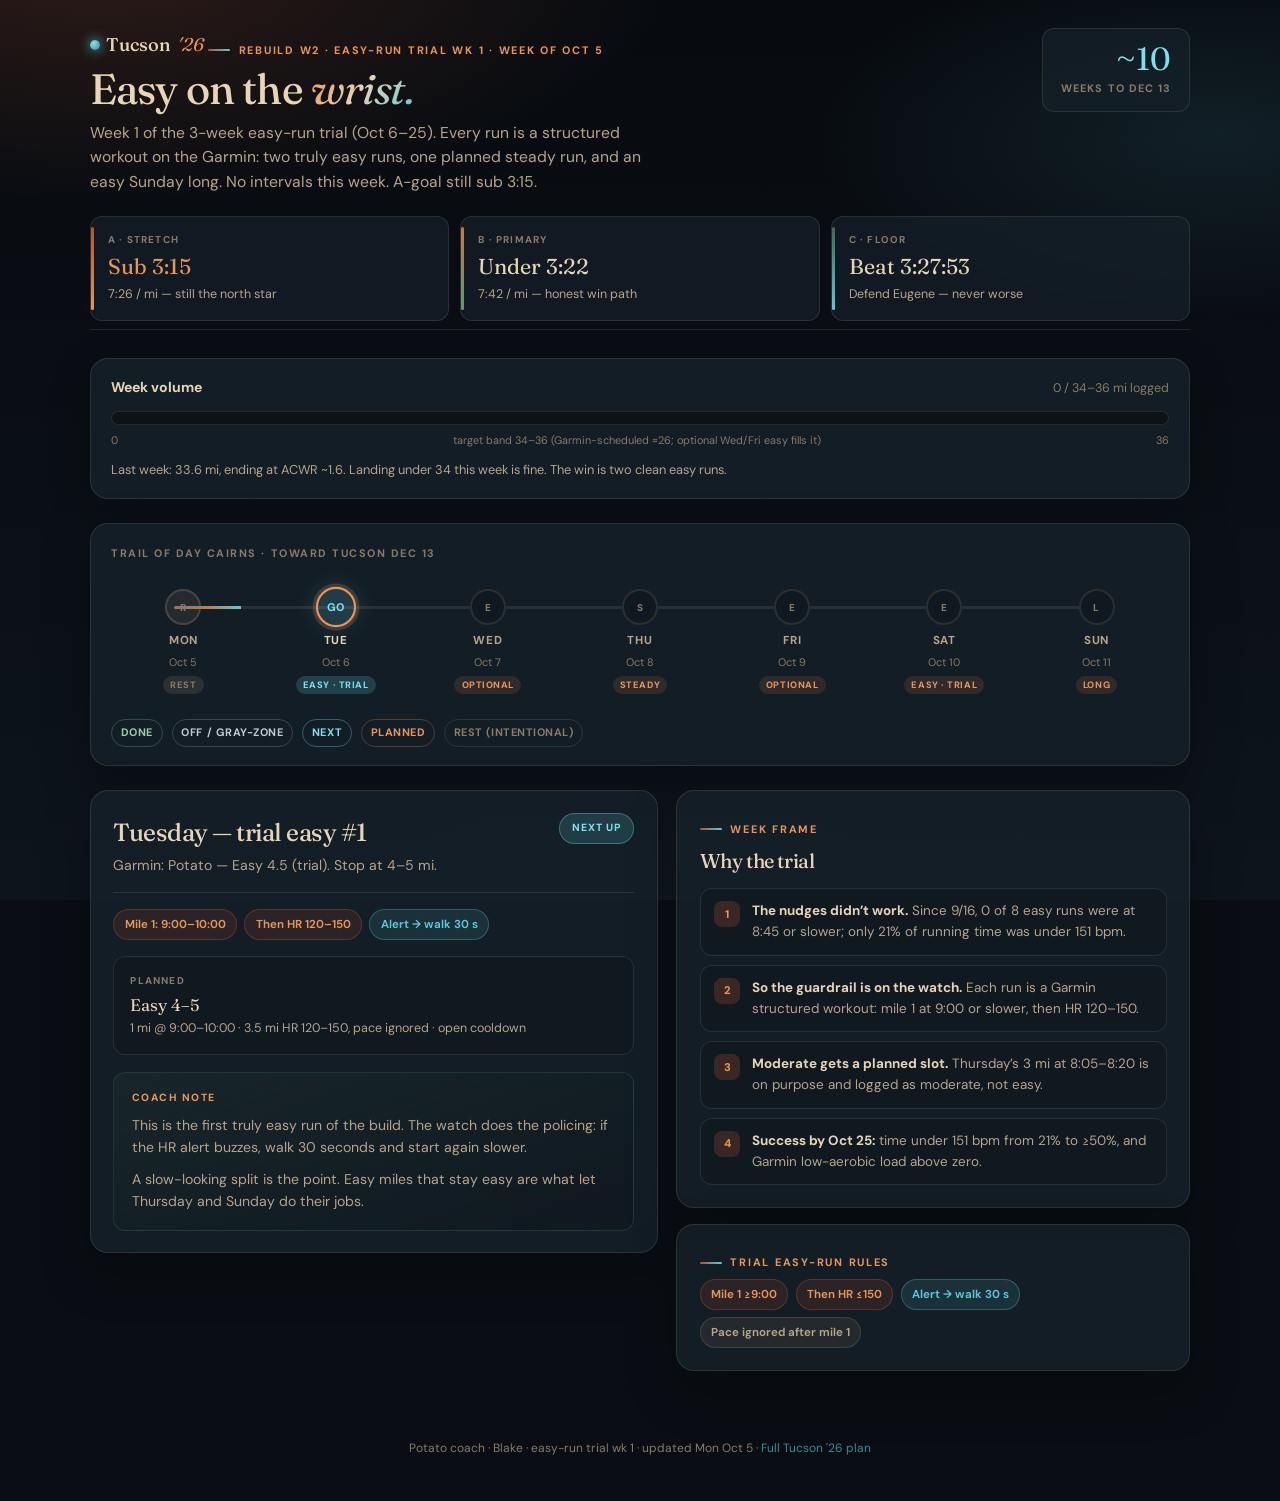
<file: week-board/index.html>
<!DOCTYPE html>
<html lang="en">
<head>
<meta charset="utf-8"/>
<meta name="robots" content="noindex,nofollow"/>
<meta name="viewport" content="width=device-width, initial-scale=1"/>
<title>Easy-run trial week 1 · Oct 5–11 · Tucson ′26</title>
<meta name="description" content="Blake’s training week board — rebuild week 2 and easy-run trial week 1, Mon Oct 5 through Sun Oct 11 2026."/>
<link rel="preconnect" href="https://fonts.googleapis.com"/>
<link rel="preconnect" href="https://fonts.gstatic.com" crossorigin/>
<link href="https://fonts.googleapis.com/css2?family=DM+Sans:ital,opsz,wght@0,9..40,400;0,9..40,500;0,9..40,600;0,9..40,700;1,9..40,400&amp;family=Fraunces:ital,opsz,wght@0,9..144,400;0,9..144,500;0,9..144,600;1,9..144,400;1,9..144,500&amp;display=swap" rel="stylesheet"/>
<link rel="stylesheet" href="week-board.css"/>
</head>
<body>
<a class="skip" href="#detail">Skip to day detail</a>

<header class="wb-header wrap">
  <div class="wb-top">
    <div>
      <a class="brand" href="../index.html"><span class="brand-mark" aria-hidden="true"></span> Tucson <em>′26</em></a>
      <div class="eyebrow">Rebuild W2 · Easy-run trial wk 1 · Week of Oct 5</div>
      <h1 class="wb-title">Easy on the <span class="ital">wrist.</span></h1>
      <p class="wb-lede">Week 1 of the 3-week easy-run trial (Oct 6–25). Every run is a structured workout on the Garmin: two truly easy runs, one planned steady run, and an easy Sunday long. No intervals this week. A-goal still sub 3:15.</p>
    </div>
    <div class="countdown" aria-label="Weeks to Tucson">
      <div class="countdown-n">~10</div>
      <div class="countdown-l">weeks to Dec 13</div>
    </div>
  </div>

  <div class="goal-ladder" aria-label="Goal ladder">
    <article class="goal a">
      <div class="goal-k">A · Stretch</div>
      <div class="goal-t">Sub 3:15</div>
      <div class="goal-p">7:26 / mi — still the north star</div>
    </article>
    <article class="goal b">
      <div class="goal-k">B · Primary</div>
      <div class="goal-t">Under 3:22</div>
      <div class="goal-p">7:42 / mi — honest win path</div>
    </article>
    <article class="goal c">
      <div class="goal-k">C · Floor</div>
      <div class="goal-t">Beat 3:27:53</div>
      <div class="goal-p">Defend Eugene — never worse</div>
    </article>
  </div>
</header>

<main class="wrap">
  <section class="vol-panel" aria-labelledby="vol-heading">
    <div class="vol-head">
      <strong id="vol-heading">Week volume</strong>
      <span class="vol-meta"><span id="vol-logged">0</span> / 34–36 mi logged</span>
    </div>
    <div class="vol-track" role="progressbar" aria-valuemin="0" aria-valuemax="36" aria-valuenow="0" aria-label="Miles logged toward week target">
      <div class="vol-fill" id="vol-fill"></div>
    </div>
    <div class="vol-marks">
      <span>0</span>
      <span>target band 34–36 (Garmin-scheduled ≈26; optional Wed/Fri easy fills it)</span>
      <span>36</span>
    </div>
    <p class="vol-note">Last week: 33.6 mi, ending at ACWR ~1.6. Landing under 34 this week is fine. The win is two clean easy runs.</p>
  </section>

  <section class="trail-shell" aria-labelledby="trail-heading">
    <div class="trail-label" id="trail-heading">Trail of day cairns · toward Tucson Dec 13</div>
    <div class="trail" id="trail" role="listbox" aria-label="Training days this week" aria-activedescendant="cairn-tue">
      <div class="trail-rail" aria-hidden="true"><div class="trail-rail-fill" id="trail-fill"></div></div>
      <!-- cairns injected by JS for accessibility ids; also static fallback below -->
    </div>
    <div class="legend" style="margin-top:1rem" aria-hidden="true">
      <span class="lg-done">Done</span>
      <span class="lg-off">Off / gray-zone</span>
      <span class="lg-next">Next</span>
      <span class="lg-plan">Planned</span>
      <span class="lg-rest">Rest (intentional)</span>
    </div>
  </section>

  <div class="board-grid">
    <section class="panel detail-panel" id="detail" aria-live="polite" tabindex="-1">
      <!-- filled by JS -->
    </section>

    <aside class="side-stack">
      <div class="panel">
        <div class="eyebrow" style="margin-top:0">Week frame</div>
        <h2 class="detail-title" style="font-size:1.25rem;margin-bottom:0.75rem">Why the trial</h2>
        <ul class="context-list">
          <li>
            <span class="context-n">1</span>
            <span><strong>The nudges didn’t work.</strong> Since 9/16, 0 of 8 easy runs were at 8:45 or slower; only 21% of running time was under 151 bpm.</span>
          </li>
          <li>
            <span class="context-n">2</span>
            <span><strong>So the guardrail is on the watch.</strong> Each run is a Garmin structured workout: mile 1 at 9:00 or slower, then HR 120–150.</span>
          </li>
          <li>
            <span class="context-n">3</span>
            <span><strong>Moderate gets a planned slot.</strong> Thursday’s 3 mi at 8:05–8:20 is on purpose and logged as moderate, not easy.</span>
          </li>
          <li>
            <span class="context-n">4</span>
            <span><strong>Success by Oct 25:</strong> time under 151 bpm from 21% to ≥50%, and Garmin low-aerobic load above zero.</span>
          </li>
        </ul>
      </div>

      <div class="panel">
        <div class="eyebrow" style="margin-top:0">Trial easy-run rules</div>
        <div class="caps-row" style="margin-bottom:0">
          <span class="cap">Mile 1 ≥9:00</span>
          <span class="cap">Then HR ≤150</span>
          <span class="cap cyan">Alert → walk 30 s</span>
          <span class="cap muted">Pace ignored after mile 1</span>
        </div>
      </div>
    </aside>
  </div>

  <p class="footer-note">
    Potato coach · Blake · easy-run trial wk 1 · updated Mon Oct 5 ·
    <a href="../index.html">Full Tucson ′26 plan</a>
  </p>
</main>

<script>
(function () {
  const DAYS = [
    {
      id: "mon", short: "Mon", date: "Oct 5", status: "rest", badge: "Rest", label: "Rest",
      title: "Monday — rest (done)",
      subtitle: "Rest after Sunday’s nine. Mondays are off anyway.",
      caps: [],
      planned: "Full rest.",
      coach: [
        "Sunday’s 9 at 8:26 and 155 HR was steady, not easy, and pushed the acute-to-chronic load ratio to about 1.6. A quiet Monday was the right call.",
        "The trial starts tomorrow. One clean easy run unlocks the rest of the week."
      ]
    },
    {
      id: "tue", short: "Tue", date: "Oct 6", status: "next", badge: "Easy · trial", label: "Easy 4.5 (trial)",
      title: "Tuesday — trial easy #1",
      subtitle: "Garmin: Potato — Easy 4.5 (trial). Stop at 4–5 mi.",
      caps: [
        { text: "Mile 1: 9:00–10:00", cls: "" },
        { text: "Then HR 120–150", cls: "" },
        { text: "Alert → walk 30 s", cls: "cyan" }
      ],
      planned: { title: "Easy 4–5", detail: "1 mi @ 9:00–10:00 · 3.5 mi HR 120–150, pace ignored · open cooldown" },
      coach: [
        "This is the first truly easy run of the build. The watch does the policing: if the HR alert buzzes, walk 30 seconds and start again slower.",
        "A slow-looking split is the point. Easy miles that stay easy are what let Thursday and Sunday do their jobs."
      ]
    },
    {
      id: "wed", short: "Wed", date: "Oct 7", status: "plan", badge: "Optional", label: "Rest or easy 3–4",
      title: "Wednesday — rest or optional easy",
      subtitle: "Optional easy 3–4 with the same trial rules.",
      caps: [ { text: "Optional", cls: "muted" }, { text: "Same rules as Tue", cls: "cyan" } ],
      planned: { title: "Rest or easy 3–4", detail: "Mile 1 ≥9:00 · then HR ≤150" },
      coach: [ "Run it only if legs feel good. Skipping it is a fine choice this week." ]
    },
    {
      id: "thu", short: "Thu", date: "Oct 8", status: "plan", badge: "Steady", label: "Steady 6 (trial)",
      title: "Thursday — planned steady",
      subtitle: "Garmin: Potato — Steady 6 (trial). Logged as moderate.",
      caps: [
        { text: "2 mi HR ≤150", cls: "" },
        { text: "3 mi @ 8:05–8:20", cls: "" },
        { text: "1 mi HR ≤150", cls: "" }
      ],
      planned: { title: "Steady 6", detail: "2 mi easy · 3 mi steady 8:05–8:20 · 1 mi easy" },
      coach: [
        "This is your usual pace, now in its own planned slot. Controlled, not a tempo.",
        "It replaces intervals this week because you’re coming off a big load jump. The power pyramid comes back the week of Oct 12."
      ]
    },
    {
      id: "fri", short: "Fri", date: "Oct 9", status: "plan", badge: "Optional", label: "Rest or easy 3–4",
      title: "Friday — rest or optional easy",
      subtitle: "Optional easy 3–4 plus strength. No quality.",
      caps: [ { text: "Optional", cls: "muted" }, { text: "Strength OK", cls: "cyan" } ],
      planned: { title: "Rest or easy 3–4", detail: "Same trial rules if you run" },
      coach: [ "Keep Friday boring so Saturday and Sunday can both stay easy." ]
    },
    {
      id: "sat", short: "Sat", date: "Oct 10", status: "plan", badge: "Easy · trial", label: "Easy 5 (trial)",
      title: "Saturday — trial easy #2",
      subtitle: "Garmin: Potato — Easy 5 (trial).",
      caps: [
        { text: "Mile 1: 9:00–10:00", cls: "" },
        { text: "Then HR 120–150", cls: "" },
        { text: "Alert → walk 30 s", cls: "cyan" }
      ],
      planned: { title: "Easy 5", detail: "1 mi @ 9:00–10:00 · 4 mi HR 120–150 · open cooldown" },
      coach: [ "Same rules as Tuesday. Two clean easies this week is the whole goal of trial week 1." ]
    },
    {
      id: "sun", short: "Sun", date: "Oct 11", status: "plan", badge: "Long", label: "Long easy 10–11",
      title: "Sunday — long, all easy",
      subtitle: "Garmin: Potato — Long easy 10-11 (trial). No MP.",
      caps: [
        { text: "3 mi @ 9:00–10:00", cls: "" },
        { text: "Then HR 120–150", cls: "" },
        { text: "~60 g/h past 90 min", cls: "cyan" }
      ],
      planned: { title: "Long 10–11 easy", detail: "3 mi @ 9:00–10:00 · 7 mi HR 120–150 · open cooldown, 11 max" },
      coach: [
        "Go as early as you’d actually head out. The 75° afternoon pushed last Sunday’s HR up.",
        "Marathon pace starts inside the long run next week, but only if the trial is going well."
      ]
    }
  ];

  const trail = document.getElementById("trail");
  const detail = document.getElementById("detail");
  const volFill = document.getElementById("vol-fill");
  const trailFill = document.getElementById("trail-fill");
  const reduceMotion = window.matchMedia("(prefers-reduced-motion: reduce)").matches;

  // Volume: 0 logged of 36 upper band (Mon rest)
  requestAnimationFrame(() => {
    volFill.style.width = (0 / 36 * 100).toFixed(1) + "%";
  });

  // Trail fill through completed days (Mon, Tue rest + Wed done = through Wed = index 2 of 6 → ~42%)
  // Fill to center of last completed cairn (Wed = 3rd of 7)
  const completedThrough = 0; // 0-indexed Mon (rest, done)
  const fillPct = ((completedThrough + 0.5) / 7) * 100;
  requestAnimationFrame(() => {
    trailFill.style.width = fillPct.toFixed(1) + "%";
  });

  function statusClass(day) {
    if (day.status === "off") return "off done";
    return day.status;
  }

  function badgeClass(day) {
    if (day.status === "off") return "off";
    if (day.status === "rest") return "rest";
    if (day.status === "next") return "next";
    if (day.status === "done") return "done";
    return "plan";
  }

  function stoneLabel(day) {
    if (day.status === "off") return "OFF";
    if (day.status === "rest") return "R";
    if (day.status === "next") return "GO";
    if (day.status === "done") return "OK";
    if (day.id === "sun") return "L";
    if (day.id === "thu") return "S";
    return "E";
  }

  DAYS.forEach((day, i) => {
    const btn = document.createElement("button");
    btn.type = "button";
    btn.className = "cairn " + statusClass(day);
    btn.id = "cairn-" + day.id;
    btn.setAttribute("role", "option");
    btn.setAttribute("aria-selected", "false");
    btn.dataset.day = day.id;
    btn.innerHTML =
      '<span class="cairn-stone" aria-hidden="true">' + stoneLabel(day) + "</span>" +
      '<span class="cairn-day">' + day.short + "</span>" +
      '<span class="cairn-date">' + day.date + "</span>" +
      '<span class="cairn-badge ' + badgeClass(day) + '">' + day.badge + "</span>";
    btn.addEventListener("click", () => selectDay(day.id));
    btn.addEventListener("keydown", (e) => {
      if (e.key === "ArrowRight" || e.key === "ArrowDown") {
        e.preventDefault();
        selectDay(DAYS[Math.min(i + 1, DAYS.length - 1)].id, true);
      } else if (e.key === "ArrowLeft" || e.key === "ArrowUp") {
        e.preventDefault();
        selectDay(DAYS[Math.max(i - 1, 0)].id, true);
      }
    });
    trail.appendChild(btn);
  });

  function pillClass(status) {
    if (status === "off") return "off";
    if (status === "rest") return "rest";
    if (status === "next") return "next";
    if (status === "done") return "done";
    return "plan";
  }

  function pillText(day) {
    if (day.status === "off") return "Done · Off target";
    if (day.status === "rest") return "Intentional rest";
    if (day.status === "next") return "Next up";
    if (day.status === "done") return "Done";
    return "Planned";
  }

  function renderDetail(day) {
    let html = "";
    html += '<div class="detail-head">';
    html += '<div><h2 class="detail-title">' + day.title + "</h2>";
    html += '<p class="detail-sub">' + day.subtitle + "</p></div>";
    html += '<span class="status-pill ' + pillClass(day.status) + '">' + pillText(day) + "</span>";
    html += "</div>";

    if (day.caps && day.caps.length) {
      html += '<div class="caps-row">';
      day.caps.forEach((c) => {
        html += '<span class="cap' + (c.cls ? " " + c.cls : "") + '">' + c.text + "</span>";
      });
      html += "</div>";
    }

    if (day.actual) {
      html += '<div class="compare">';
      html += '<div class="compare-card"><div class="compare-l">Planned</div>';
      html += '<div class="compare-v">' + day.planned.title + "</div>";
      html += '<p class="compare-d">' + day.planned.detail + "</p></div>";
      html += '<div class="compare-card actual"><div class="compare-l">Actual</div>';
      html += '<div class="compare-v">' + day.actual.title + "</div>";
      html += '<p class="compare-d">' + day.actual.detail + "</p></div>";
      html += "</div>";
    } else if (day.planned && typeof day.planned === "object") {
      html += '<div class="compare" style="grid-template-columns:1fr">';
      html += '<div class="compare-card"><div class="compare-l">Planned</div>';
      html += '<div class="compare-v">' + day.planned.title + "</div>";
      html += '<p class="compare-d">' + day.planned.detail + "</p></div>";
      html += "</div>";
    } else if (typeof day.planned === "string") {
      html += '<div class="compare" style="grid-template-columns:1fr">';
      html += '<div class="compare-card"><div class="compare-l">Plan</div>';
      html += '<div class="compare-v">' + day.planned + "</div></div>";
      html += "</div>";
    }

    if (day.stats) {
      html += '<div class="stat-mini">';
      day.stats.forEach((s) => {
        const cls = s.off ? "off" : s.warn ? "warn" : "";
        html += '<div class="s"><div class="s-l">' + s.l + '</div><div class="s-n' + (cls ? " " + cls : "") + '">' + s.n + "</div></div>";
      });
      html += "</div>";
    }

    if (day.zones) {
      html += '<div class="zones"><div class="zones-label">Heart-rate zones</div>';
      html += '<div class="zones-bar" aria-hidden="true">';
      html += '<div class="z2" style="width:' + day.zones.z2 + '%"></div>';
      html += '<div class="z3" style="width:' + day.zones.z3 + '%"></div>';
      html += '<div class="z4" style="width:' + day.zones.z4 + '%"></div>';
      html += "</div>";
      html += '<div class="zones-legend">';
      html += '<span class="l-z2">Z2 ' + day.zones.z2 + "%</span>";
      html += '<span class="l-z3">Z3 ' + day.zones.z3 + "%</span>";
      html += '<span class="l-z4">Z4 ' + day.zones.z4 + "%</span>";
      html += "</div></div>";
    }

    html += '<div class="coach' + (day.deep ? " deep" : "") + '">';
    html += '<div class="coach-k">' + (day.deep ? "Deep coaching" : "Coach note") + "</div>";
    if (day.coachHtml) {
      html += day.coachHtml;
    } else if (day.coach) {
      day.coach.forEach((p) => {
        html += "<p>" + p + "</p>";
      });
    }
    html += "</div>";

    detail.innerHTML = html;
    if (!reduceMotion) {
      detail.classList.remove("animating");
      void detail.offsetWidth;
      detail.classList.add("animating");
    }
  }

  function selectDay(id, focus) {
    const day = DAYS.find((d) => d.id === id);
    if (!day) return;
    trail.querySelectorAll(".cairn").forEach((el) => {
      const on = el.dataset.day === id;
      el.classList.toggle("selected", on);
      el.setAttribute("aria-selected", on ? "true" : "false");
    });
    trail.setAttribute("aria-activedescendant", "cairn-" + id);
    renderDetail(day);
    if (focus) {
      const btn = document.getElementById("cairn-" + id);
      if (btn) btn.focus();
    }
  }

  // Default: Tuesday (next up)
  selectDay("tue");
})();
</script>
</body>
</html>
</file>
<file: week-board/week-board.css>
/* Soft re-entry week board — extends Tucson site tokens */
:root {
  --night: #0a0e14;
  --night-2: #101820;
  --night-3: #162029;
  --sand: #e8d5b7;
  --sand-dim: #b8a48a;
  --sand-mute: #8a7a66;
  --copper: #c67a45;
  --copper-hot: #e8955a;
  --terra: #b5542e;
  --saguaro: #3d6b4f;
  --saguaro-lit: #5a9a72;
  --cyan: #5ec8d8;
  --cyan-dim: #3a8a98;
  --biosphere: #7ee0ef;
  --card: rgba(22, 32, 41, 0.85);
  --card-solid: #162029;
  --stroke: rgba(232, 213, 183, 0.12);
  --stroke-hot: rgba(198, 122, 69, 0.45);
  --glow: rgba(94, 200, 216, 0.25);
  --off: #6b7280;
  --off-bg: rgba(107, 114, 128, 0.22);
  --rad: 18px;
  --rad-sm: 12px;
  --max: 1100px;
  --ease: cubic-bezier(0.22, 1, 0.36, 1);
  --spring: cubic-bezier(0.34, 1.56, 0.64, 1);
}

*, *::before, *::after { box-sizing: border-box; }

html { scroll-behavior: smooth; }

body {
  margin: 0;
  font-family: "DM Sans", system-ui, sans-serif;
  background: var(--night);
  color: var(--sand);
  line-height: 1.55;
  font-size: 16px;
  -webkit-font-smoothing: antialiased;
  overflow-x: hidden;
}

body::before {
  content: "";
  position: fixed; inset: 0; z-index: -2; pointer-events: none;
  background:
    radial-gradient(ellipse 90% 55% at 8% -5%, rgba(182, 84, 46, 0.22), transparent 50%),
    radial-gradient(ellipse 70% 45% at 95% 15%, rgba(94, 200, 216, 0.1), transparent 45%),
    radial-gradient(ellipse 50% 40% at 50% 110%, rgba(61, 107, 79, 0.12), transparent 55%),
    linear-gradient(180deg, #070b10 0%, #0a0e14 40%, #0d141c 100%);
}

a { color: var(--cyan); text-decoration: none; transition: color 0.2s var(--ease); }
a:hover { color: var(--biosphere); }

.skip { position: absolute; left: -9999px; }
.skip:focus {
  left: 1rem; top: 1rem; z-index: 999;
  background: var(--copper); color: #111; padding: 0.5rem 1rem;
}

.wrap { width: min(var(--max), calc(100% - 2rem)); margin: 0 auto; }

/* Header */
.wb-header {
  padding: 1.75rem 0 0.5rem;
  border-bottom: 1px solid var(--stroke);
  margin-bottom: 1.75rem;
}

.wb-top {
  display: flex; align-items: flex-start; justify-content: space-between;
  gap: 1rem; flex-wrap: wrap;
}

.brand {
  font-family: Fraunces, Georgia, serif;
  font-size: 1.15rem; font-weight: 500; color: var(--sand);
  display: inline-flex; align-items: baseline; gap: 0.4rem;
}
.brand em { font-style: italic; color: var(--copper-hot); font-weight: 400; }
.brand-mark {
  width: 10px; height: 10px; border-radius: 50%;
  background: radial-gradient(circle at 35% 35%, var(--biosphere), var(--cyan-dim));
  box-shadow: 0 0 12px var(--cyan); flex-shrink: 0;
  align-self: center;
}

.eyebrow {
  display: inline-flex; align-items: center; gap: 0.55rem;
  font-size: 0.68rem; font-weight: 700; letter-spacing: 0.16em;
  text-transform: uppercase; color: var(--copper-hot); margin: 0.85rem 0 0.5rem;
}
.eyebrow::before {
  content: ""; width: 22px; height: 2px;
  background: linear-gradient(90deg, var(--terra), var(--cyan)); border-radius: 2px;
}

.wb-title {
  font-family: Fraunces, Georgia, serif;
  font-weight: 450;
  font-size: clamp(1.85rem, 4.2vw, 2.65rem);
  line-height: 1.1; margin: 0 0 0.5rem; letter-spacing: -0.02em;
}
.wb-title .ital {
  font-style: italic; font-weight: 400;
  background: linear-gradient(120deg, var(--copper-hot), var(--sand) 50%, var(--cyan));
  -webkit-background-clip: text; background-clip: text; color: transparent;
}

.wb-lede {
  color: var(--sand-dim); font-size: 0.98rem; max-width: 52ch; margin: 0;
}

.countdown {
  text-align: right;
  padding: 0.85rem 1.1rem;
  border-radius: var(--rad-sm);
  background: rgba(22, 32, 41, 0.72);
  border: 1px solid var(--stroke);
  min-width: 140px;
}
.countdown-n {
  font-family: Fraunces, Georgia, serif;
  font-size: 2rem; color: var(--biosphere); line-height: 1;
}
.countdown-l {
  font-size: 0.68rem; font-weight: 700; letter-spacing: 0.1em;
  text-transform: uppercase; color: var(--sand-mute); margin-top: 0.35rem;
}

/* Goal ladder */
.goal-ladder {
  display: grid; grid-template-columns: repeat(3, minmax(0, 1fr));
  gap: 0.7rem; margin: 1.35rem 0 0;
}
.goal {
  position: relative; padding: 0.95rem 1.05rem;
  background: rgba(22, 32, 41, 0.72);
  border: 1px solid var(--stroke); border-radius: var(--rad-sm);
  backdrop-filter: blur(10px);
}
.goal::before {
  content: ""; position: absolute; left: 0; top: 10px; bottom: 10px; width: 3px;
  border-radius: 2px;
}
.goal.a::before { background: linear-gradient(180deg, var(--terra), var(--copper-hot)); }
.goal.b::before { background: linear-gradient(180deg, var(--copper), var(--saguaro-lit)); }
.goal.c::before { background: linear-gradient(180deg, var(--saguaro), var(--cyan)); }
.goal-k {
  font-size: 0.62rem; font-weight: 700; letter-spacing: 0.12em;
  text-transform: uppercase; color: var(--sand-mute);
}
.goal-t {
  font-family: Fraunces, Georgia, serif; font-size: 1.35rem;
  margin: 0.2rem 0 0.1rem;
}
.goal.a .goal-t { color: var(--copper-hot); }
.goal-p { font-size: 0.78rem; color: var(--sand-dim); }

/* Volume bar */
.vol-panel {
  margin: 1.5rem 0;
  padding: 1.15rem 1.25rem;
  background: var(--card);
  border: 1px solid var(--stroke);
  border-radius: var(--rad);
  box-shadow: 0 16px 40px rgba(0,0,0,0.25);
}
.vol-head {
  display: flex; justify-content: space-between; align-items: baseline;
  flex-wrap: wrap; gap: 0.4rem; margin-bottom: 0.75rem;
}
.vol-head strong { font-size: 0.88rem; }
.vol-meta { font-size: 0.78rem; color: var(--sand-mute); font-variant-numeric: tabular-nums; }
.vol-track {
  height: 14px; border-radius: 999px;
  background: rgba(0,0,0,0.35);
  border: 1px solid var(--stroke);
  overflow: hidden; position: relative;
}
.vol-fill {
  height: 100%; width: 0;
  border-radius: 999px;
  background: linear-gradient(90deg, var(--saguaro), var(--cyan), var(--biosphere));
  box-shadow: 0 0 18px var(--glow);
  transition: width 0.9s var(--ease);
}
.vol-marks {
  display: flex; justify-content: space-between;
  margin-top: 0.45rem;
  font-size: 0.68rem; color: var(--sand-mute); font-variant-numeric: tabular-nums;
}
.vol-note {
  margin: 0.65rem 0 0;
  font-size: 0.8rem; color: var(--sand-dim);
}

/* Trail of cairns */
.trail-shell {
  margin: 0 0 1.5rem;
  padding: 1.35rem 1.25rem 1.15rem;
  background: var(--card);
  border: 1px solid var(--stroke);
  border-radius: var(--rad);
  box-shadow: 0 20px 50px rgba(0,0,0,0.28);
}
.trail-label {
  font-size: 0.68rem; font-weight: 700; letter-spacing: 0.14em;
  text-transform: uppercase; color: var(--sand-mute); margin-bottom: 1rem;
}

.trail {
  position: relative;
  display: grid;
  grid-template-columns: repeat(7, minmax(0, 1fr));
  gap: 0.45rem;
  padding-top: 0.35rem;
}

.trail-rail {
  position: absolute;
  left: 6%; right: 6%;
  top: 28px;
  height: 3px;
  border-radius: 2px;
  background: rgba(232, 213, 183, 0.1);
  z-index: 0;
  overflow: hidden;
}
.trail-rail-fill {
  height: 100%; width: 0;
  background: linear-gradient(90deg, var(--sand-mute), var(--copper), var(--cyan));
  transition: width 0.85s var(--ease);
}

.cairn {
  appearance: none;
  position: relative; z-index: 1;
  display: flex; flex-direction: column; align-items: center;
  gap: 0.45rem;
  padding: 0.35rem 0.25rem 0.55rem;
  background: transparent; border: none;
  color: inherit; font-family: inherit;
  cursor: pointer;
  transition: transform 0.3s var(--spring);
}
.cairn:hover { transform: translateY(-3px); }
.cairn:focus-visible {
  outline: 2px solid var(--cyan);
  outline-offset: 4px;
  border-radius: 12px;
}

.cairn-stone {
  width: 36px; height: 36px;
  border-radius: 50%;
  display: grid; place-items: center;
  font-size: 0.62rem; font-weight: 800; letter-spacing: 0.04em;
  border: 2px solid var(--stroke);
  background: var(--night-2);
  color: var(--sand-mute);
  transition: box-shadow 0.3s, border-color 0.25s, background 0.25s, color 0.25s;
}

.cairn.rest .cairn-stone {
  background: rgba(138, 122, 102, 0.15);
  border-color: rgba(138, 122, 102, 0.35);
  color: var(--sand-mute);
}
.cairn.done .cairn-stone {
  background: rgba(90, 154, 114, 0.25);
  border-color: var(--saguaro-lit);
  color: #b5d4c0;
  box-shadow: 0 0 14px rgba(90, 154, 114, 0.35);
}
.cairn.off .cairn-stone {
  background: var(--off-bg);
  border-color: rgba(107, 114, 128, 0.55);
  color: #c4c9d1;
  box-shadow: 0 0 12px rgba(107, 114, 128, 0.3);
}
.cairn.next .cairn-stone {
  background: rgba(94, 200, 216, 0.18);
  border-color: var(--cyan);
  color: var(--biosphere);
  box-shadow: 0 0 16px rgba(94, 200, 216, 0.4);
  animation: cairnPulse 2.4s var(--ease) infinite;
}
.cairn.upcoming .cairn-stone {
  background: var(--night-3);
  border-color: rgba(232, 213, 183, 0.18);
  color: var(--sand-dim);
}

.cairn.selected .cairn-stone {
  transform: scale(1.12);
  border-color: var(--copper-hot);
  box-shadow: 0 0 0 3px rgba(198, 122, 69, 0.25), 0 0 20px rgba(94, 200, 216, 0.2);
}

.cairn-day {
  font-size: 0.72rem; font-weight: 700;
  letter-spacing: 0.06em; text-transform: uppercase;
  color: var(--sand-dim);
}
.cairn.selected .cairn-day { color: var(--sand); }
.cairn-date {
  font-size: 0.68rem; color: var(--sand-mute); font-variant-numeric: tabular-nums;
}
.cairn-badge {
  font-size: 0.58rem; font-weight: 800; letter-spacing: 0.06em;
  text-transform: uppercase;
  padding: 0.18rem 0.45rem; border-radius: 999px;
  white-space: nowrap;
}
.cairn-badge.rest { background: rgba(138,122,102,0.2); color: var(--sand-mute); }
.cairn-badge.done { background: rgba(90,154,114,0.25); color: #9dcca8; }
.cairn-badge.off { background: var(--off-bg); color: #c4c9d1; }
.cairn-badge.next {
  background: rgba(94,200,216,0.2); color: var(--biosphere);
}
.cairn-badge.plan {
  background: rgba(198,122,69,0.15); color: var(--copper-hot);
}

@keyframes cairnPulse {
  0%, 100% { box-shadow: 0 0 16px rgba(94, 200, 216, 0.4); }
  50% { box-shadow: 0 0 8px rgba(94, 200, 216, 0.2); }
}

/* Main layout */
.board-grid {
  display: grid;
  grid-template-columns: 1fr;
  gap: 1.15rem;
  padding-bottom: 3rem;
}

@media (min-width: 900px) {
  .board-grid {
    grid-template-columns: 1.05fr 0.95fr;
    align-items: start;
  }
}

.panel {
  background: var(--card);
  border: 1px solid var(--stroke);
  border-radius: var(--rad);
  padding: 1.35rem 1.4rem;
  box-shadow: 0 20px 50px rgba(0,0,0,0.28);
}

.detail-panel[hidden] { display: none; }

.detail-head {
  display: flex; flex-wrap: wrap; align-items: flex-start;
  justify-content: space-between; gap: 0.75rem;
  margin-bottom: 1rem;
  padding-bottom: 0.95rem;
  border-bottom: 1px solid var(--stroke);
}
.detail-title {
  font-family: Fraunces, Georgia, serif;
  font-size: 1.55rem; font-weight: 450; margin: 0 0 0.25rem;
  letter-spacing: -0.02em;
}
.detail-sub { margin: 0; font-size: 0.88rem; color: var(--sand-dim); }

.status-pill {
  font-size: 0.65rem; font-weight: 800; letter-spacing: 0.1em;
  text-transform: uppercase;
  padding: 0.4rem 0.75rem; border-radius: 999px;
  white-space: nowrap;
}
.status-pill.rest { background: rgba(138,122,102,0.2); color: var(--sand-mute); border: 1px solid rgba(138,122,102,0.35); }
.status-pill.done { background: rgba(90,154,114,0.25); color: #9dcca8; border: 1px solid rgba(90,154,114,0.4); }
.status-pill.off { background: var(--off-bg); color: #d1d5db; border: 1px solid rgba(107,114,128,0.5); }
.status-pill.next { background: rgba(94,200,216,0.18); color: var(--biosphere); border: 1px solid rgba(94,200,216,0.4); }
.status-pill.plan { background: rgba(198,122,69,0.15); color: var(--copper-hot); border: 1px solid rgba(198,122,69,0.35); }

/* Caps */
.caps-row {
  display: flex; flex-wrap: wrap; gap: 0.45rem;
  margin-bottom: 1rem;
}
.cap {
  font-size: 0.72rem; font-weight: 650;
  padding: 0.35rem 0.65rem; border-radius: 999px;
  background: rgba(182, 84, 46, 0.15);
  color: var(--copper-hot);
  border: 1px solid rgba(182, 84, 46, 0.35);
}
.cap.cyan {
  background: rgba(94,200,216,0.12);
  color: var(--cyan);
  border-color: rgba(94,200,216,0.3);
}
.cap.muted {
  background: rgba(138,122,102,0.15);
  color: var(--sand-dim);
  border-color: rgba(138,122,102,0.3);
}

/* Planned vs actual */
.compare {
  display: grid;
  grid-template-columns: 1fr 1fr;
  gap: 0.7rem;
  margin-bottom: 1.1rem;
}
@media (max-width: 520px) {
  .compare { grid-template-columns: 1fr; }
}
.compare-card {
  padding: 0.95rem 1rem;
  border-radius: var(--rad-sm);
  border: 1px solid var(--stroke);
  background: var(--night-2);
}
.compare-card.actual {
  background: linear-gradient(155deg, rgba(107,114,128,0.18), var(--night-2));
  border-color: rgba(107,114,128,0.4);
}
.compare-l {
  font-size: 0.62rem; font-weight: 800; letter-spacing: 0.12em;
  text-transform: uppercase; color: var(--sand-mute); margin-bottom: 0.45rem;
}
.compare-card.actual .compare-l { color: #c4c9d1; }
.compare-v {
  font-family: Fraunces, Georgia, serif; font-size: 1.05rem;
  margin: 0 0 0.2rem; line-height: 1.25;
}
.compare-d { font-size: 0.78rem; color: var(--sand-dim); margin: 0; }

.stat-mini {
  display: grid;
  grid-template-columns: repeat(3, 1fr);
  gap: 0.55rem;
  margin-bottom: 1.1rem;
}
.stat-mini .s {
  padding: 0.75rem 0.7rem;
  border-radius: var(--rad-sm);
  background: linear-gradient(155deg, rgba(94,200,216,0.08), var(--night-2));
  border: 1px solid var(--stroke);
  text-align: center;
}
.stat-mini .s:nth-child(2) {
  background: linear-gradient(155deg, rgba(182,84,46,0.14), var(--night-2));
}
.stat-mini .s:nth-child(3) {
  background: linear-gradient(155deg, rgba(107,114,128,0.14), var(--night-2));
}
.s-l {
  font-size: 0.58rem; font-weight: 800; letter-spacing: 0.1em;
  text-transform: uppercase; color: var(--sand-mute);
}
.s-n {
  font-family: Fraunces, Georgia, serif; font-size: 1.15rem;
  margin-top: 0.15rem; font-variant-numeric: tabular-nums;
}
.s-n.warn { color: var(--copper-hot); }
.s-n.off { color: #c4c9d1; }

/* Zones bar */
.zones {
  margin-bottom: 1.15rem;
}
.zones-label {
  font-size: 0.68rem; font-weight: 700; letter-spacing: 0.1em;
  text-transform: uppercase; color: var(--sand-mute); margin-bottom: 0.45rem;
}
.zones-bar {
  display: flex; height: 12px; border-radius: 999px; overflow: hidden;
  border: 1px solid var(--stroke);
}
.z2 { background: var(--saguaro-lit); width: 28%; }
.z3 { background: var(--copper); width: 51%; }
.z4 { background: var(--terra); width: 21%; }
.zones-legend {
  display: flex; flex-wrap: wrap; gap: 0.75rem;
  margin-top: 0.4rem;
  font-size: 0.72rem; color: var(--sand-dim);
}
.zones-legend span::before {
  content: ""; display: inline-block; width: 8px; height: 8px;
  border-radius: 2px; margin-right: 0.35rem; vertical-align: middle;
}
.zones-legend .l-z2::before { background: var(--saguaro-lit); }
.zones-legend .l-z3::before { background: var(--copper); }
.zones-legend .l-z4::before { background: var(--terra); }

/* Coach copy */
.coach {
  padding: 1.05rem 1.1rem;
  border-radius: var(--rad-sm);
  background: linear-gradient(160deg, rgba(61,107,79,0.12), rgba(16,24,32,0.9));
  border: 1px solid rgba(61, 107, 79, 0.35);
}
.coach.deep {
  background: linear-gradient(160deg, rgba(182,84,46,0.12), rgba(16,24,32,0.92));
  border-color: rgba(182, 84, 46, 0.35);
}
.coach-k {
  font-size: 0.65rem; font-weight: 800; letter-spacing: 0.14em;
  text-transform: uppercase; color: var(--copper-hot); margin-bottom: 0.55rem;
}
.coach.deep .coach-k { color: var(--copper-hot); }
.coach p {
  margin: 0 0 0.65rem;
  font-size: 0.88rem; color: var(--sand-dim);
}
.coach p:last-child { margin-bottom: 0; }
.coach strong { color: var(--sand); font-weight: 650; }
.coach ul {
  margin: 0.35rem 0 0.65rem; padding-left: 1.1rem;
  font-size: 0.86rem; color: var(--sand-dim);
}
.coach li { margin-bottom: 0.35rem; }
.coach li strong { color: var(--sand); }

.cue-box {
  margin-top: 0.85rem;
  padding: 0.85rem 0.95rem;
  border-radius: var(--rad-sm);
  background: rgba(94, 200, 216, 0.08);
  border: 1px solid rgba(94, 200, 216, 0.28);
  font-size: 0.86rem; color: var(--sand-dim);
}
.cue-box strong { color: var(--biosphere); }

/* Side stack: week context */
.side-stack { display: grid; gap: 1rem; }

.context-list {
  list-style: none; margin: 0; padding: 0;
  display: grid; gap: 0.55rem;
}
.context-list li {
  display: grid; grid-template-columns: auto 1fr;
  gap: 0.75rem; align-items: start;
  padding: 0.75rem 0.85rem;
  border-radius: var(--rad-sm);
  background: var(--night-2);
  border: 1px solid var(--stroke);
  font-size: 0.84rem; color: var(--sand-dim);
}
.context-n {
  width: 26px; height: 26px; border-radius: 8px;
  display: grid; place-items: center;
  font-size: 0.7rem; font-weight: 800;
  background: rgba(182,84,46,0.25); color: var(--copper-hot);
}
.context-list strong { color: var(--sand); }

.legend {
  display: flex; flex-wrap: wrap; gap: 0.55rem;
}
.legend span {
  font-size: 0.68rem; font-weight: 700; letter-spacing: 0.05em;
  text-transform: uppercase;
  padding: 0.3rem 0.55rem; border-radius: 999px;
  border: 1px solid var(--stroke);
  color: var(--sand-mute);
}
.legend .lg-done { color: #9dcca8; border-color: rgba(90,154,114,0.4); }
.legend .lg-next { color: var(--biosphere); border-color: rgba(94,200,216,0.4); }
.legend .lg-off { color: #c4c9d1; border-color: rgba(107,114,128,0.45); }
.legend .lg-rest { color: var(--sand-mute); }
.legend .lg-plan { color: var(--copper-hot); border-color: rgba(198,122,69,0.35); }

.footer-note {
  text-align: center;
  padding: 0.5rem 0 2rem;
  font-size: 0.75rem; color: var(--sand-mute);
}
.footer-note a { color: var(--cyan-dim); }

/* Reduced motion */
@media (prefers-reduced-motion: reduce) {
  html { scroll-behavior: auto; }
  .vol-fill, .trail-rail-fill, .cairn, .cairn-stone { transition: none; }
  .cairn.next .cairn-stone { animation: none; }
  .detail-panel.animating { animation: none; }
}

.detail-panel.animating {
  animation: fadeUp 0.35s var(--ease);
}
@keyframes fadeUp {
  from { opacity: 0; transform: translateY(8px); }
  to { opacity: 1; transform: none; }
}

/* Mobile cairn tweaks */
@media (max-width: 640px) {
  .trail { gap: 0.2rem; }
  .cairn-stone { width: 30px; height: 30px; font-size: 0.55rem; }
  .cairn-day { font-size: 0.62rem; }
  .cairn-date { display: none; }
  .cairn-badge { font-size: 0.52rem; padding: 0.15rem 0.35rem; }
  .trail-rail { top: 24px; }
  .goal-ladder { grid-template-columns: 1fr; }
  .countdown { text-align: left; width: 100%; }
  .stat-mini { grid-template-columns: 1fr; }
}
</file>
